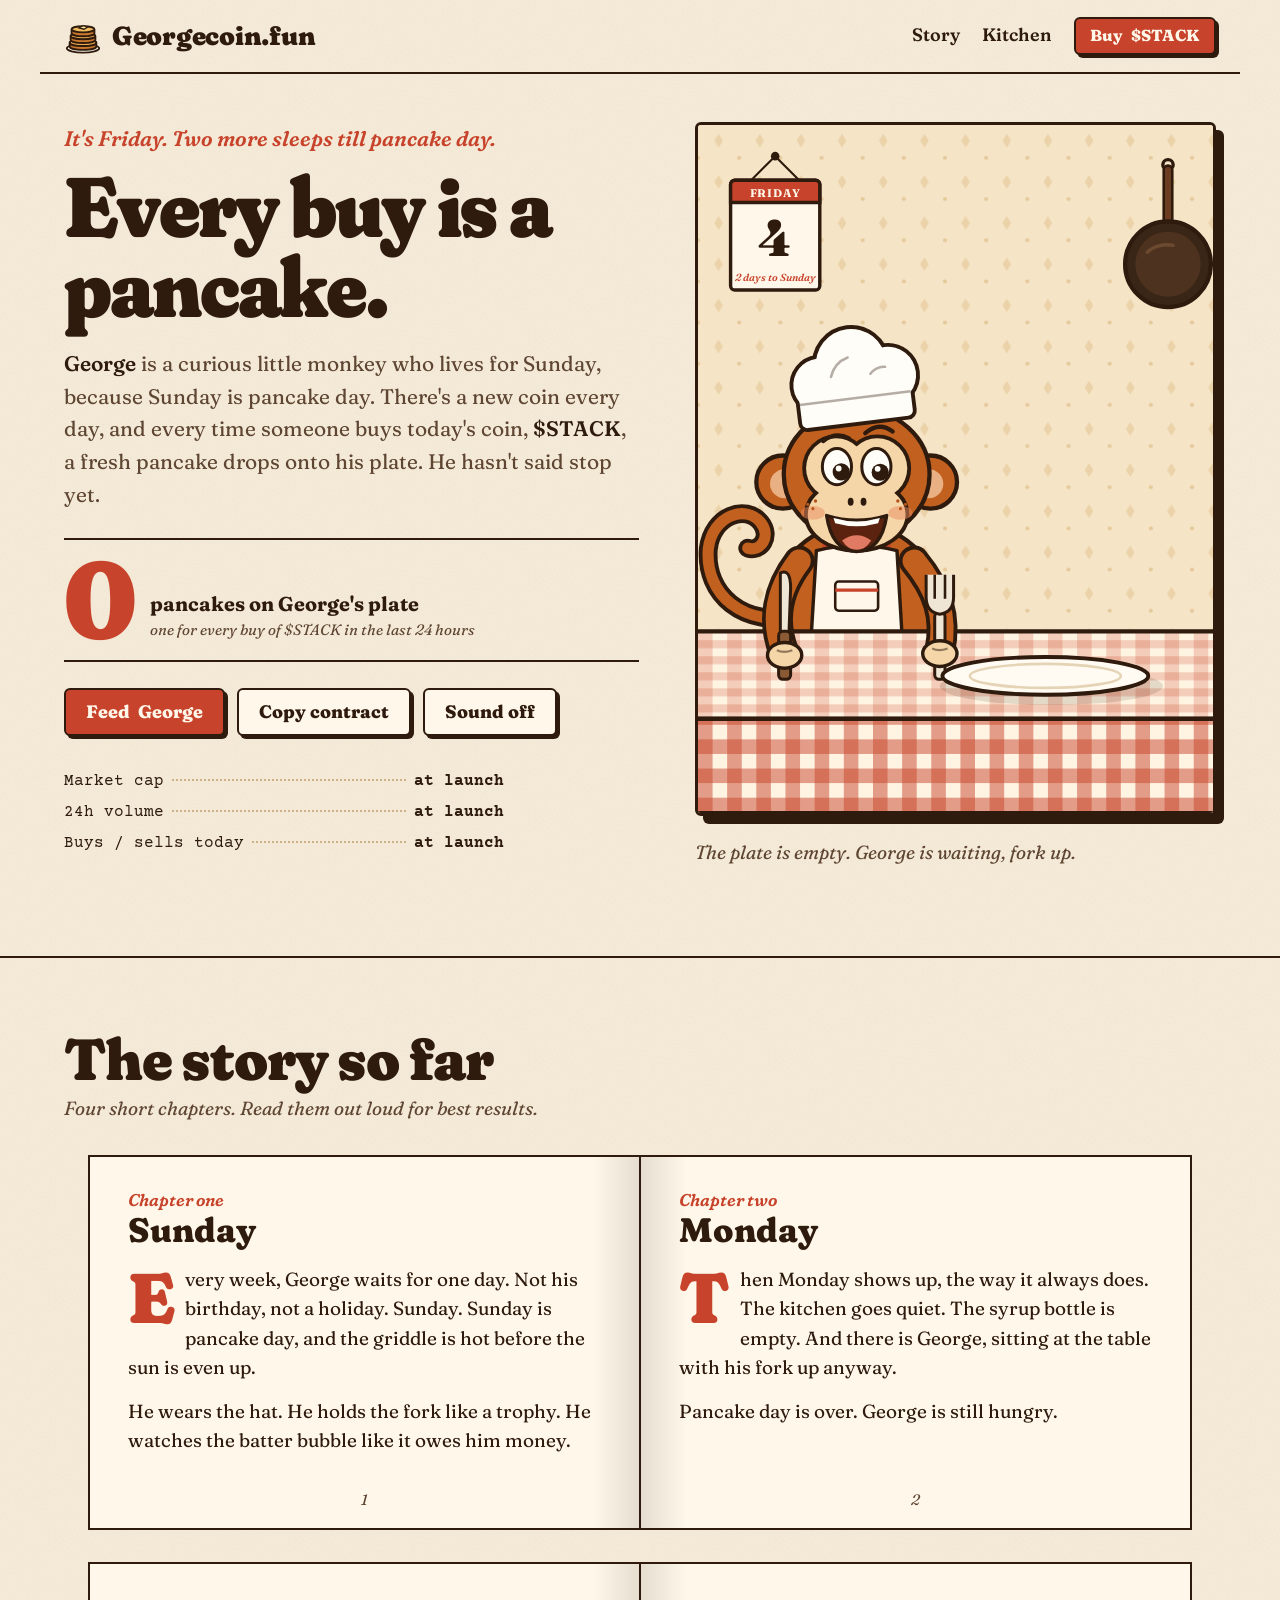
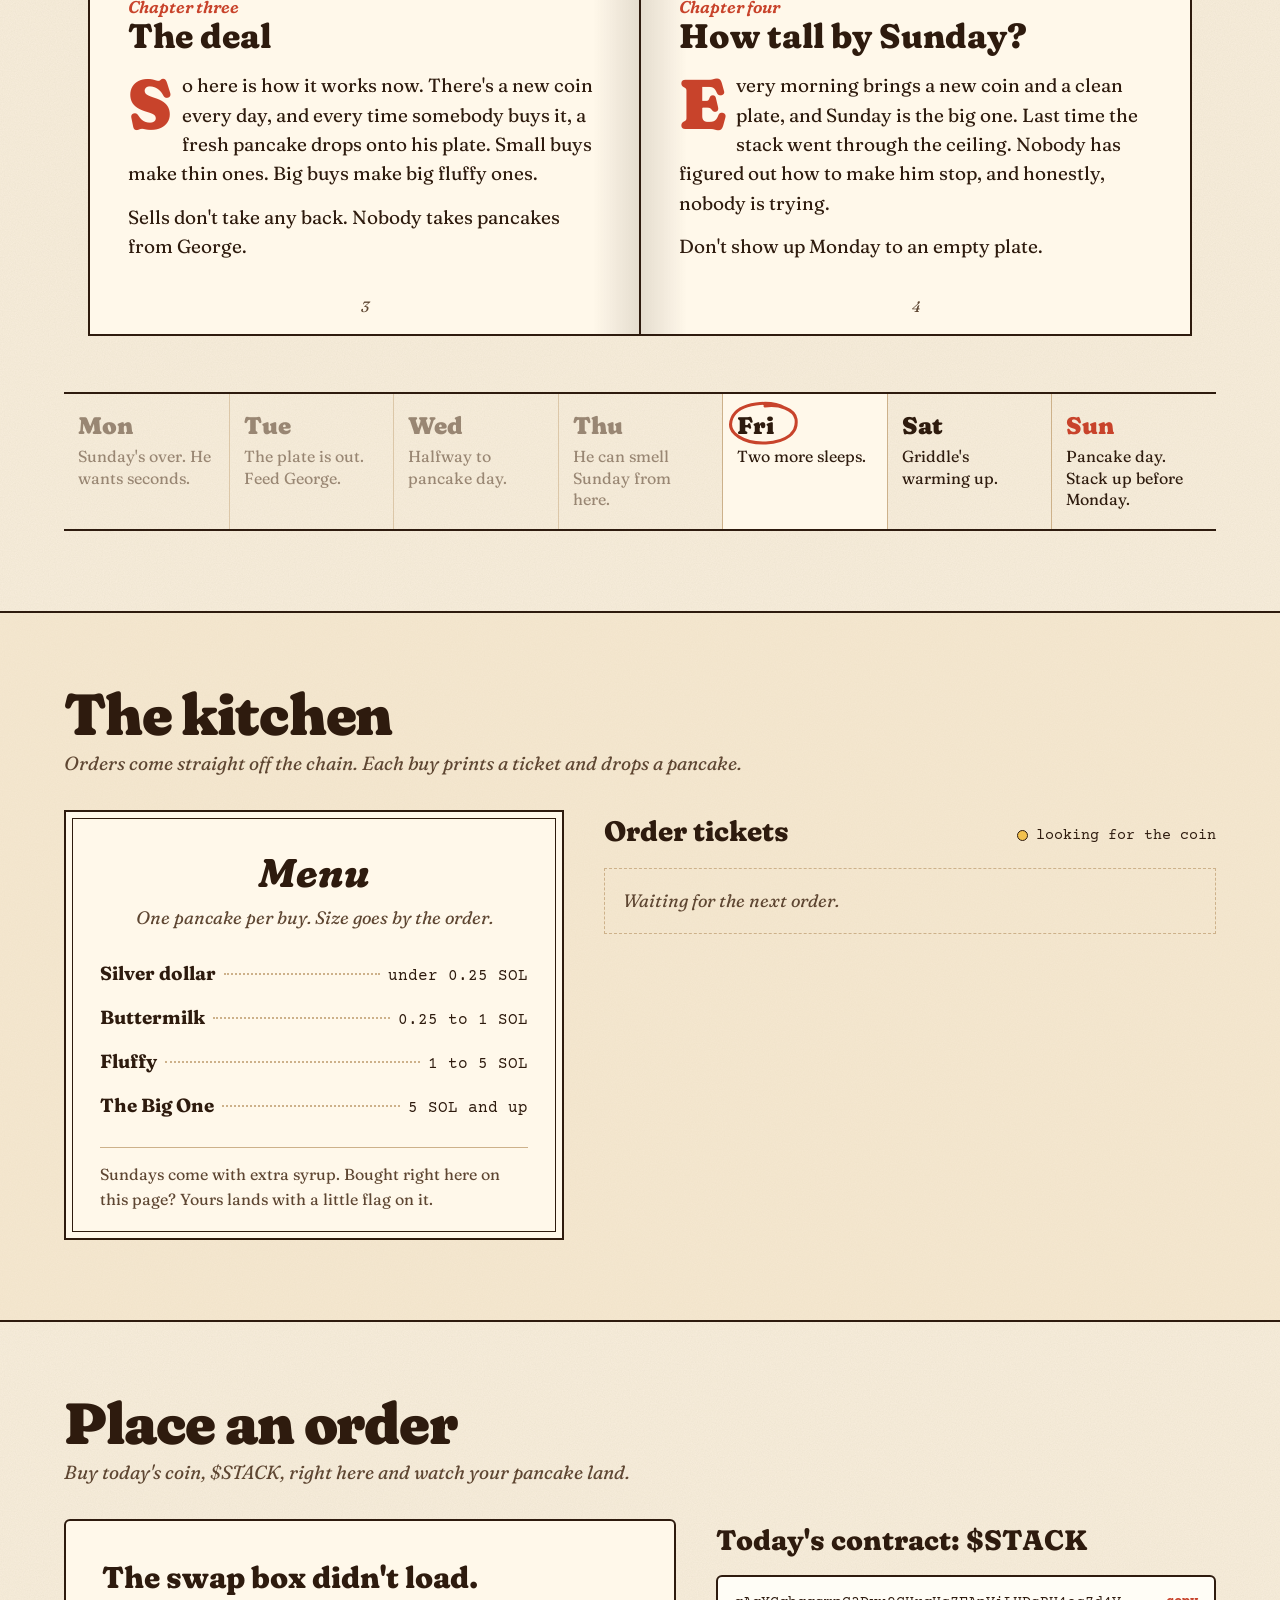
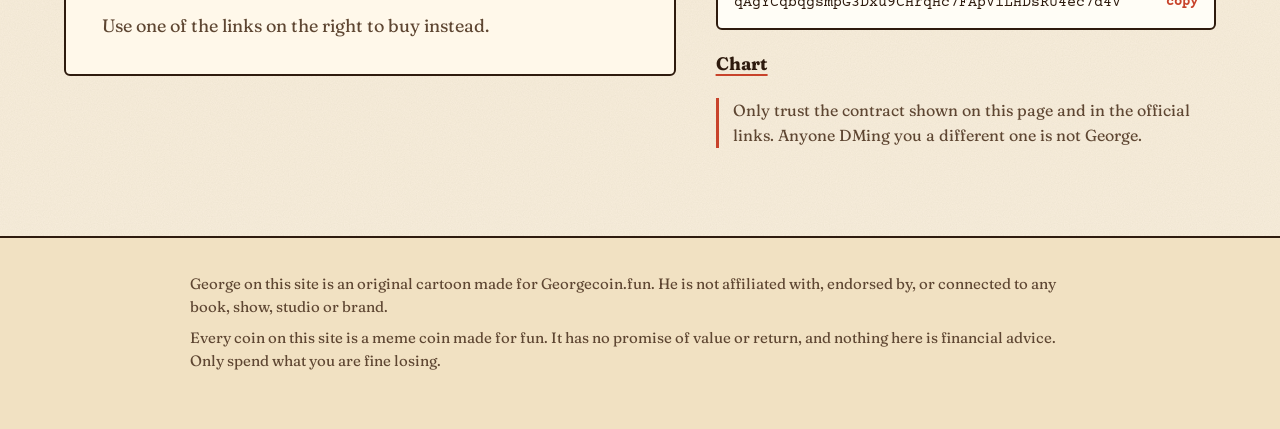
<file: index.html>
<!doctype html>
<html lang="en">
<head>
<meta charset="utf-8">
<meta name="viewport" content="width=device-width, initial-scale=1">
<title>Georgecoin.fun · Sunday is pancake day</title>
<meta name="description" content="A curious little monkey, a hot griddle, and a plate that never gets full. A new coin every day, and every buy drops another pancake on George's plate.">
<meta property="og:title" content="Georgecoin.fun · Sunday is pancake day">
<meta property="og:description" content="A new coin every day, and every buy drops another pancake on George's plate. Stack up before Monday.">
<meta property="og:image" content="https://georgecoin.fun/img/og.png">
<meta property="og:url" content="https://georgecoin.fun/">
<meta property="og:type" content="website">
<meta name="twitter:card" content="summary_large_image">
<meta name="twitter:image" content="https://georgecoin.fun/img/og.png">
<meta name="theme-color" content="#F8EEDC">
<link rel="icon" href="img/favicon.svg" type="image/svg+xml">
<link rel="preconnect" href="https://fonts.googleapis.com">
<link rel="preconnect" href="https://fonts.gstatic.com" crossorigin>
<link href="https://fonts.googleapis.com/css2?family=Courier+Prime:wght@400;700&family=Fraunces:ital,opsz,wght,SOFT,WONK@0,9..144,300..900,0..100,0..1;1,9..144,300..900,0..100,0..1&display=swap" rel="stylesheet">
<link rel="stylesheet" href="css/style.css">
</head>
<body>

<div class="sunday-bar" id="sundayBar" hidden>
  <p>It's Sunday. Pancake day is on. Every buy gets extra syrup.</p>
</div>

<header class="top">
  <a class="wordmark" href="#top" aria-label="Back to top">
    <svg viewBox="0 0 40 40" aria-hidden="true"><use href="#mini-stack"/></svg>
    <span data-site>Georgecoin.fun</span>
  </a>
  <nav>
    <a href="#story">Story</a>
    <a href="#kitchen">Kitchen</a>
    <a class="btn btn-small" href="#order">Buy <span data-ticker>$STACK</span></a>
  </nav>
</header>

<main id="top">

<section class="hero">
  <div class="hero-text">
    <p class="dayline" id="dayline">Sunday is pancake day.</p>
    <h1>Every buy is a pancake.</h1>
    <p class="lead"><span data-name>George</span> is a curious little monkey who lives for Sunday, because Sunday is pancake day. There's a new coin every day, and every time someone buys today's coin, <span data-ticker>$STACK</span>, a fresh pancake drops onto his plate. He hasn't said stop yet.</p>

    <div class="count">
      <span class="count-num" id="countNum">0</span>
      <span class="count-label">pancakes on <span data-name>George</span>'s plate<br><small id="countNote">one for every buy in the last 24 hours</small></span>
    </div>

    <div class="actions">
      <a class="btn" href="#order">Feed <span data-name>George</span></a>
      <button class="btn btn-quiet" id="copyCa" type="button">Copy contract</button>
      <button class="btn btn-quiet" id="soundBtn" type="button" aria-pressed="false">Sound off</button>
    </div>

    <dl class="receipt" id="receipt">
      <div><dt>Market cap</dt><dd id="statMcap">at launch</dd></div>
      <div><dt>24h volume</dt><dd id="statVol">at launch</dd></div>
      <div><dt>Buys / sells today</dt><dd id="statTx">at launch</dd></div>
    </dl>
  </div>

  <figure class="plate-frame">
    <div class="scene-wrap">
      <svg id="scene" viewBox="0 0 600 800" preserveAspectRatio="xMidYMax meet" role="img" aria-label="A cartoon monkey in a chef's hat at a kitchen table, waiting with a knife and fork while pancakes stack up on his plate">
        <defs>
          <pattern id="wallpaper" width="48" height="48" patternUnits="userSpaceOnUse">
            <rect width="48" height="48" fill="#F5E4C6"/>
            <path d="M24 8 l5 8 -5 8 -5 -8z" fill="#EBD2A9"/>
            <circle cx="0" cy="36" r="2.4" fill="#E6C99B"/>
            <circle cx="48" cy="36" r="2.4" fill="#E6C99B"/>
          </pattern>
          <pattern id="gingham" width="34" height="34" patternUnits="userSpaceOnUse">
            <rect width="34" height="34" fill="#FFF4E2"/>
            <rect width="17" height="34" fill="#C8432B" opacity=".5"/>
            <rect width="34" height="17" fill="#C8432B" opacity=".5"/>
          </pattern>
          <pattern id="ginghamSoft" width="34" height="34" patternUnits="userSpaceOnUse" patternTransform="scale(1 .55)">
            <rect width="34" height="34" fill="#FFF4E2"/>
            <rect width="17" height="34" fill="#C8432B" opacity=".22"/>
            <rect width="34" height="17" fill="#C8432B" opacity=".22"/>
          </pattern>
          <symbol id="mini-stack" viewBox="0 0 40 40">
            <ellipse cx="20" cy="33" rx="17" ry="4.5" fill="#FFFBF2" stroke="#2E1B0E" stroke-width="2"/>
            <path d="M6 27v4a14 3.6 0 0 0 28 0v-4" fill="#C9782D" stroke="#2E1B0E" stroke-width="2"/>
            <ellipse cx="20" cy="27" rx="14" ry="3.6" fill="#EBA94D" stroke="#2E1B0E" stroke-width="2"/>
            <path d="M7 20v4a13 3.4 0 0 0 26 0v-4" fill="#C9782D" stroke="#2E1B0E" stroke-width="2"/>
            <ellipse cx="20" cy="20" rx="13" ry="3.4" fill="#EBA94D" stroke="#2E1B0E" stroke-width="2"/>
            <path d="M8 13v4a12 3.2 0 0 0 24 0v-4" fill="#C9782D" stroke="#2E1B0E" stroke-width="2"/>
            <ellipse cx="20" cy="13" rx="12" ry="3.2" fill="#F2BC5E" stroke="#2E1B0E" stroke-width="2"/>
            <path d="M16 11.5l4-2.4 5 1.4-4 2.4z" fill="#FBE39A" stroke="#2E1B0E" stroke-width="1.4"/>
          </symbol>
        </defs>

        <!-- the room: wall, sky above the ceiling, things that show when the camera pulls back -->
        <g id="room">
          <rect x="-3000" y="-6000" width="6600" height="6800" fill="url(#wallpaper)"/>
          <g id="sky">
            <rect x="-3000" y="-6000" width="6600" height="5240" fill="#FBDDB4"/>
            <circle cx="860" cy="-1080" r="70" fill="#F6C24E" stroke="#2E1B0E" stroke-width="5"/>
            <g fill="#FFF7EA" stroke="#2E1B0E" stroke-width="5">
              <path d="M-260 -980a40 40 0 0 1 70-30a50 50 0 0 1 90 10a34 34 0 0 1 20 60h-170a34 34 0 0 1-10-40z"/>
              <path d="M560 -1220a34 34 0 0 1 60-26a44 44 0 0 1 80 8a30 30 0 0 1 16 52h-150a30 30 0 0 1-6-34z"/>
              <path d="M140 -900a26 26 0 0 1 46-20a34 34 0 0 1 60 6a22 22 0 0 1 12 40h-112a22 22 0 0 1-6-26z"/>
            </g>
          </g>
          <g id="beamWhole">
            <rect x="-3000" y="-760" width="6600" height="52" fill="#7A4A2A" stroke="#2E1B0E" stroke-width="5"/>
            <path d="M-3000 -730H3600" stroke="#5E3720" stroke-width="3"/>
          </g>
          <g id="beamBroken" hidden>
            <path d="M-3000 -760H292l14 12-10 10 16 9-12 9 8 12H-3000z" fill="#7A4A2A" stroke="#2E1B0E" stroke-width="5" stroke-linejoin="round"/>
            <path d="M3600 -760H520l-12 10 14 10-16 10 10 8-8 14H3600z" fill="#7A4A2A" stroke="#2E1B0E" stroke-width="5" stroke-linejoin="round"/>
            <g fill="#7A4A2A" stroke="#2E1B0E" stroke-width="4" stroke-linejoin="round">
              <path d="M268 -690l16 4-6 14-14-6z"/>
              <path d="M540 -680l14-2 2 14-14 2z"/>
              <path d="M250 -630l10 2-3 10-10-3z"/>
              <path d="M560 -610l9 3-3 9-9-3z"/>
            </g>
          </g>
          <rect x="-3000" y="760" width="6600" height="40" fill="#A8683A" stroke="#2E1B0E" stroke-width="4"/>

          <!-- tear-off calendar -->
          <g id="calendar">
            <path d="M90 34L60 64M90 34l30 30" stroke="#2E1B0E" stroke-width="2.5" fill="none"/>
            <circle cx="90" cy="34" r="5" fill="#2E1B0E"/>
            <rect x="38" y="62" width="104" height="128" rx="5" fill="#FFF8EA" stroke="#2E1B0E" stroke-width="4"/>
            <path d="M38 67a5 5 0 0 1 5-5h94a5 5 0 0 1 5 5v21H38z" fill="#C8432B" stroke="#2E1B0E" stroke-width="4"/>
            <text id="calDay" x="90" y="82" text-anchor="middle" class="cal-day">SUNDAY</text>
            <text id="calDate" x="90" y="150" text-anchor="middle" class="cal-date">5</text>
            <ellipse id="calRing" cx="90" cy="135" rx="34" ry="28" fill="none" stroke="#C8432B" stroke-width="4" transform="rotate(-8 90 135)" hidden/>
            <text id="calNote" x="90" y="180" text-anchor="middle" class="cal-note">days to Sunday</text>
          </g>

          <!-- griddle on a hook -->
          <g id="pan">
            <circle cx="548" cy="44" r="6" fill="none" stroke="#2E1B0E" stroke-width="4"/>
            <path d="M548 50v58" stroke="#2E1B0E" stroke-width="13" stroke-linecap="round"/>
            <path d="M548 50v58" stroke="#6B3E22" stroke-width="7" stroke-linecap="round"/>
            <circle cx="548" cy="160" r="50" fill="#3A2616" stroke="#2E1B0E" stroke-width="5"/>
            <circle cx="548" cy="160" r="38" fill="#4D331F"/>
            <path d="M524 146a28 20 0 0 1 30-8" stroke="#6B4A30" stroke-width="4" fill="none" stroke-linecap="round"/>
          </g>

          <!-- far wall: only seen when the stack gets tall -->
          <g id="farLeft">
            <rect x="-470" y="150" width="230" height="290" rx="6" fill="#FFF4E2" stroke="#2E1B0E" stroke-width="6"/>
            <rect x="-450" y="170" width="190" height="250" fill="#F7D9A8"/>
            <circle cx="-355" cy="290" r="62" fill="#FFFBF2" stroke="#2E1B0E" stroke-width="5"/>
            <ellipse cx="-355" cy="296" rx="44" ry="9" fill="#C9782D" stroke="#2E1B0E" stroke-width="4"/>
            <ellipse cx="-355" cy="284" rx="40" ry="9" fill="#EBA94D" stroke="#2E1B0E" stroke-width="4"/>
            <ellipse cx="-355" cy="272" rx="36" ry="8" fill="#F2BC5E" stroke="#2E1B0E" stroke-width="4"/>
          </g>
          <g id="farRight">
            <rect x="700" y="90" width="230" height="320" fill="#FBE7C6" stroke="#2E1B0E" stroke-width="7"/>
            <path d="M815 90v320M700 250h230" stroke="#2E1B0E" stroke-width="6"/>
            <path d="M690 80h250" stroke="#2E1B0E" stroke-width="8" stroke-linecap="round"/>
            <path d="M694 84c30 120 10 220 40 330h-40z" fill="#C8432B" stroke="#2E1B0E" stroke-width="5" stroke-linejoin="round"/>
            <path d="M936 84c-30 120-10 220-40 330h40z" fill="#C8432B" stroke="#2E1B0E" stroke-width="5" stroke-linejoin="round"/>
          </g>
        </g>

        <!-- tail sits behind everything else on the monkey -->
        <g id="tail">
          <path d="M118 570C52 584 8 545 12 492c5-40 44-52 61-31c13 16 0 35-15 30" fill="none" stroke="#2E1B0E" stroke-width="22" stroke-linecap="round"/>
          <path d="M118 570C52 584 8 545 12 492c5-40 44-52 61-31c13 16 0 35-15 30" fill="none" stroke="#C2611F" stroke-width="13" stroke-linecap="round"/>
        </g>

        <!-- monkey, the part behind the table -->
        <g id="monkeyBack">
          <ellipse cx="185" cy="548" rx="94" ry="84" fill="#C2611F" stroke="#2E1B0E" stroke-width="5"/>
          <path d="M150 494c-4-14 0-26 6-34M220 494c4-14 0-26-6-34" stroke="#C8432B" stroke-width="7" fill="none" stroke-linecap="round"/>
          <path d="M138 494q47-12 94 0l6 100H132z" fill="#FFF8EA" stroke="#2E1B0E" stroke-width="4" stroke-linejoin="round"/>
          <rect x="160" y="530" width="50" height="34" rx="4" fill="#FFF8EA" stroke="#2E1B0E" stroke-width="3"/>
          <path d="M160 540h50" stroke="#C8432B" stroke-width="4"/>

          <circle cx="99" cy="414" r="31" fill="#C2611F" stroke="#2E1B0E" stroke-width="5"/>
          <circle cx="101" cy="416" r="17" fill="#E9B183"/>
          <circle cx="271" cy="414" r="31" fill="#C2611F" stroke="#2E1B0E" stroke-width="5"/>
          <circle cx="269" cy="416" r="17" fill="#E9B183"/>

          <ellipse cx="185" cy="405" rx="85" ry="77" fill="#C2611F" stroke="#2E1B0E" stroke-width="5"/>

          <g fill="#2E1B0E" stroke="#2E1B0E" stroke-width="9">
            <circle cx="161" cy="398" r="35"/>
            <circle cx="209" cy="398" r="35"/>
            <ellipse cx="185" cy="452" rx="57" ry="40"/>
          </g>
          <g fill="#F5D6A8">
            <circle cx="161" cy="398" r="35"/>
            <circle cx="209" cy="398" r="35"/>
            <ellipse cx="185" cy="452" rx="57" ry="40"/>
          </g>

          <ellipse cx="134" cy="450" rx="14" ry="8" fill="#E98B5E" opacity=".5"/>
          <ellipse cx="236" cy="450" rx="14" ry="8" fill="#E98B5E" opacity=".5"/>
          <g fill="#B5541B">
            <circle cx="128" cy="440" r="2"/><circle cx="137" cy="436" r="2"/><circle cx="134" cy="445" r="1.8"/>
            <circle cx="242" cy="440" r="2"/><circle cx="233" cy="436" r="2"/><circle cx="236" cy="445" r="1.8"/>
          </g>

          <g id="eyes">
            <ellipse cx="162" cy="396" rx="17" ry="21" fill="#FFFDF8" stroke="#2E1B0E" stroke-width="3.5"/>
            <ellipse cx="208" cy="396" rx="17" ry="21" fill="#FFFDF8" stroke="#2E1B0E" stroke-width="3.5"/>
            <g id="pupilL" class="pupil"><circle cx="162" cy="398" r="10" fill="#2E1B0E"/><circle cx="159" cy="394" r="3.4" fill="#FFFDF8"/></g>
            <g id="pupilR" class="pupil"><circle cx="208" cy="398" r="10" fill="#2E1B0E"/><circle cx="205" cy="394" r="3.4" fill="#FFFDF8"/></g>
          </g>
          <g id="brows" fill="none" stroke="#2E1B0E" stroke-width="5" stroke-linecap="round">
            <path d="M146 366q15-11 30-3"/>
            <path d="M195 357q16-14 32-2"/>
          </g>

          <ellipse cx="178" cy="437" rx="3.4" ry="4.6" fill="#2E1B0E"/>
          <ellipse cx="193" cy="437" rx="3.4" ry="4.6" fill="#2E1B0E"/>
          <path d="M150 453q35 11 70 0q-6 41-35 42q-29-1-35-42z" fill="#5B2210" stroke="#2E1B0E" stroke-width="4" stroke-linejoin="round"/>
          <path d="M158 456q27 8 54 0l-2 6q-25 7-50 0z" fill="#FFFDF8"/>
          <path d="M168 482q17-12 34 0q-7 11-17 11t-17-11z" fill="#E07A63"/>

          <g id="hat">
            <g fill="#2E1B0E" stroke="#2E1B0E" stroke-width="9" transform="rotate(-7 185 330)">
              <circle cx="146" cy="296" r="31"/>
              <circle cx="185" cy="276" r="41"/>
              <circle cx="226" cy="294" r="33"/>
              <rect x="120" y="300" width="130" height="44" rx="6"/>
            </g>
            <g fill="#FFFDF8" transform="rotate(-7 185 330)">
              <circle cx="146" cy="296" r="31"/>
              <circle cx="185" cy="276" r="41"/>
              <circle cx="226" cy="294" r="33"/>
              <rect x="120" y="300" width="130" height="44" rx="6"/>
              <path d="M120 316h130" stroke="#2E1B0E" stroke-width="3" opacity=".35"/>
              <path d="M160 288q6-16 22-20M206 290q8-8 18-6" stroke="#2E1B0E" stroke-width="3" fill="none" stroke-linecap="round" opacity=".35"/>
            </g>
          </g>
        </g>

        <!-- table -->
        <g id="table">
          <path d="M-140 588H740L780 690H-180z" fill="url(#ginghamSoft)" stroke="#2E1B0E" stroke-width="5" stroke-linejoin="round"/>
          <path d="M-180 690H780V800H-180z" fill="url(#gingham)" stroke="#2E1B0E" stroke-width="5"/>
          <path d="M-180 690H780" stroke="#2E1B0E" stroke-width="5"/>
        </g>

        <!-- arms, hands, knife and fork, in front of the table -->
        <g id="monkeyFront">
          <path d="M118 506C92 540 86 576 100 612" fill="none" stroke="#2E1B0E" stroke-width="36" stroke-linecap="round"/>
          <path d="M118 506C92 540 86 576 100 612" fill="none" stroke="#C2611F" stroke-width="27" stroke-linecap="round"/>
          <path d="M252 506C280 540 290 572 282 610" fill="none" stroke="#2E1B0E" stroke-width="36" stroke-linecap="round"/>
          <path d="M252 506C280 540 290 572 282 610" fill="none" stroke="#C2611F" stroke-width="27" stroke-linecap="round"/>

          <g id="knife">
            <path d="M96 592V520q12-6 12 18l-2 54z" fill="#EFE6D6" stroke="#2E1B0E" stroke-width="3.5" stroke-linejoin="round"/>
            <rect x="94" y="588" width="14" height="56" rx="5" fill="#8A5A35" stroke="#2E1B0E" stroke-width="3.5"/>
          </g>
          <g id="fork">
            <rect x="276" y="566" width="12" height="78" rx="5" fill="#EFE6D6" stroke="#2E1B0E" stroke-width="3.5"/>
            <path d="M266 522v26q0 18 16 20q16-2 16-20v-26" fill="#EFE6D6" stroke="#2E1B0E" stroke-width="3.5" stroke-linejoin="round"/>
            <path d="M276 522v28M288 522v28" stroke="#2E1B0E" stroke-width="3"/>
          </g>

          <ellipse cx="101" cy="616" rx="20" ry="15" fill="#F5D6A8" stroke="#2E1B0E" stroke-width="4"/>
          <path d="M92 610q8 4 18 0" stroke="#2E1B0E" stroke-width="2.5" fill="none" opacity=".5"/>
          <ellipse cx="282" cy="614" rx="20" ry="15" fill="#F5D6A8" stroke="#2E1B0E" stroke-width="4"/>
          <path d="M273 608q8 4 18 0" stroke="#2E1B0E" stroke-width="2.5" fill="none" opacity=".5"/>
        </g>

        <!-- plate -->
        <g id="plate">
          <ellipse cx="412" cy="652" rx="130" ry="22" fill="#2E1B0E" opacity=".13"/>
          <ellipse cx="405" cy="640" rx="120" ry="22" fill="#FFFBF2" stroke="#2E1B0E" stroke-width="4.5"/>
          <ellipse cx="405" cy="640" rx="88" ry="14" fill="none" stroke="#E5D3B5" stroke-width="3"/>
        </g>

        <g id="stack"></g>
        <g id="toppings"></g>
        <g id="fx"></g>
      </svg>
    </div>
    <figcaption id="caption">The plate is empty. <span data-name>George</span> is waiting, fork up.</figcaption>
  </figure>
</section>

<section class="story" id="story">
  <header class="section-head">
    <h2>The story so far</h2>
    <p>Four short chapters. Read them out loud for best results.</p>
  </header>

  <div class="book">
    <article class="page">
      <h3><span class="ch">Chapter one</span>Sunday</h3>
      <p class="dropcap">Every week, <span data-name>George</span> waits for one day. Not his birthday, not a holiday. Sunday. Sunday is pancake day, and the griddle is hot before the sun is even up.</p>
      <p>He wears the hat. He holds the fork like a trophy. He watches the batter bubble like it owes him money.</p>
      <span class="folio">1</span>
    </article>

    <article class="page">
      <h3><span class="ch">Chapter two</span>Monday</h3>
      <p class="dropcap">Then Monday shows up, the way it always does. The kitchen goes quiet. The syrup bottle is empty. And there is <span data-name>George</span>, sitting at the table with his fork up anyway.</p>
      <p>Pancake day is over. <span data-name>George</span> is still hungry.</p>
      <span class="folio">2</span>
    </article>

    <article class="page">
      <h3><span class="ch">Chapter three</span>The deal</h3>
      <p class="dropcap">So here is how it works now. There's a new coin every day, and every time somebody buys it, a fresh pancake drops onto his plate. Small buys make thin ones. Big buys make big fluffy ones.</p>
      <p>Sells don't take any back. Nobody takes pancakes from <span data-name>George</span>.</p>
      <span class="folio">3</span>
    </article>

    <article class="page">
      <h3><span class="ch">Chapter four</span>How tall by Sunday?</h3>
      <p class="dropcap">Every morning brings a new coin and a clean plate, and Sunday is the big one. Last time the stack went through the ceiling. Nobody has figured out how to make him stop, and honestly, nobody is trying.</p>
      <p>Don't show up Monday to an empty plate.</p>
      <span class="folio">4</span>
    </article>
  </div>

  <ol class="week" id="week" aria-label="This week in the kitchen">
    <li data-day="1"><b>Mon</b><i class="wk-ticker"></i><span>Sunday's over. He wants seconds.</span></li>
    <li data-day="2"><b>Tue</b><i class="wk-ticker"></i><span>The plate is out. Feed <span data-name>George</span>.</span></li>
    <li data-day="3"><b>Wed</b><i class="wk-ticker"></i><span>Halfway to pancake day.</span></li>
    <li data-day="4"><b>Thu</b><i class="wk-ticker"></i><span>He can smell Sunday from here.</span></li>
    <li data-day="5"><b>Fri</b><i class="wk-ticker"></i><span>Two more sleeps.</span></li>
    <li data-day="6"><b>Sat</b><i class="wk-ticker"></i><span>Griddle's warming up.</span></li>
    <li data-day="0"><b>Sun</b><i class="wk-ticker"></i><span>Pancake day. Stack up before Monday.</span></li>
  </ol>
</section>

<section class="kitchen" id="kitchen">
  <header class="section-head">
    <h2>The kitchen</h2>
    <p>Orders come straight off the chain. Each buy prints a ticket and drops a pancake.</p>
  </header>

  <div class="kitchen-grid">
    <div class="menu">
      <h3>Menu</h3>
      <p class="menu-sub">One pancake per buy. Size goes by the order.</p>
      <ul class="menu-list">
        <li><span>Silver dollar</span><i></i><span>under 0.25 SOL</span></li>
        <li><span>Buttermilk</span><i></i><span>0.25 to 1 SOL</span></li>
        <li><span>Fluffy</span><i></i><span>1 to 5 SOL</span></li>
        <li><span>The Big One</span><i></i><span>5 SOL and up</span></li>
      </ul>
      <p class="menu-note">Sundays come with extra syrup. Bought right here on this page? Yours lands with a little flag on it.</p>
    </div>

    <div class="tickets">
      <div class="tickets-head">
        <h3>Order tickets</h3>
        <span class="live" id="liveState">connecting</span>
      </div>
      <ol class="ticket-list" id="tickets">
        <li class="ticket-empty">Waiting for the next order.</li>
      </ol>
    </div>
  </div>
</section>

<section class="order" id="order">
  <header class="section-head">
    <h2>Place an order</h2>
    <p>Buy today's coin, <span data-ticker>$STACK</span>, right here and watch your pancake land.</p>
  </header>

  <div class="order-grid">
    <div class="swap" id="swap">
      <div class="swap-off" id="swapOff">
        <p class="swap-off-big">The kitchen opens at launch.</p>
        <p>Once the contract is live, a swap box shows up right here. Until then, the pancakes on the plate are pretend ones so you can see how it works.</p>
      </div>
      <div id="jupiter-plugin" class="jup" hidden></div>
    </div>

    <div class="contract">
      <h3>Today's contract: <span data-ticker>$STACK</span></h3>
      <button class="ca" id="caBox" type="button" title="Copy contract">
        <code id="caText">Posted here at launch</code>
        <span id="caHint">copy</span>
      </button>
      <ul class="links" id="links"></ul>
      <p class="fineprint">Only trust the contract shown on this page and in the official links. Anyone DMing you a different one is not George.</p>
    </div>
  </div>
</section>

</main>

<footer class="foot">
  <p><span data-name>George</span> on this site is an original cartoon made for <span data-site>Georgecoin.fun</span>. He is not affiliated with, endorsed by, or connected to any book, show, studio or brand.</p>
  <p>Every coin on this site is a meme coin made for fun. It has no promise of value or return, and nothing here is financial advice. Only spend what you are fine losing.</p>
  <p class="demo-note" id="demoNote" hidden>Demo kitchen: the coin is not live yet, so the orders on this page are pretend.</p>
</footer>

<div class="toast" id="toast" role="status" aria-live="polite"></div>

<script src="js/config.js"></script>
<script src="js/shared.js"></script>
<script src="js/scene.js"></script>
<script src="js/app.js"></script>
</body>
</html>
</file>
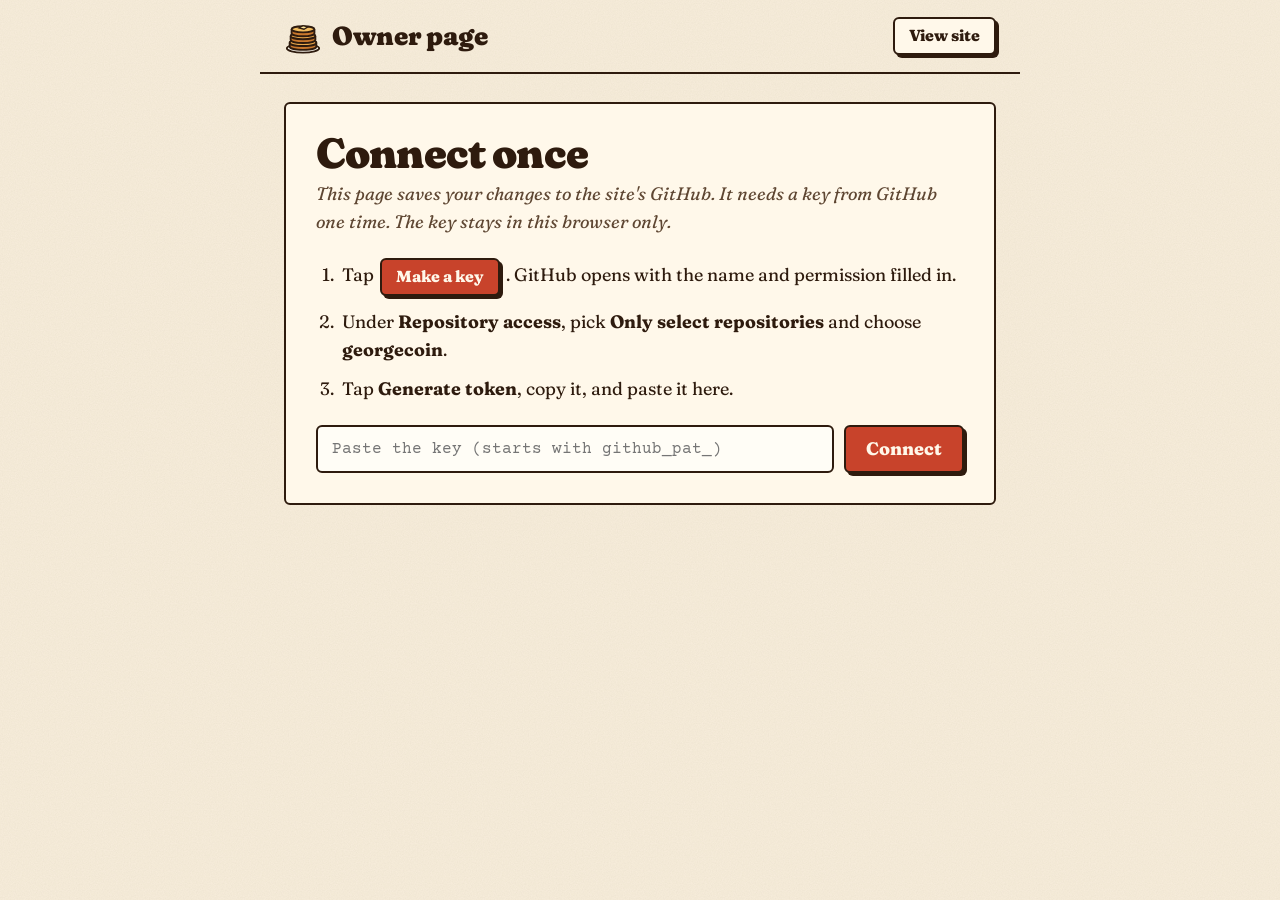
<file: admin/index.html>
<!doctype html>
<html lang="en">
<head>
<meta charset="utf-8">
<meta name="viewport" content="width=device-width, initial-scale=1">
<meta name="robots" content="noindex, nofollow">
<title>Owner page · Georgecoin.fun</title>
<meta name="theme-color" content="#F8EEDC">
<link rel="icon" href="../img/favicon.svg" type="image/svg+xml">
<link rel="preconnect" href="https://fonts.googleapis.com">
<link rel="preconnect" href="https://fonts.gstatic.com" crossorigin>
<link href="https://fonts.googleapis.com/css2?family=Courier+Prime:wght@400;700&family=Fraunces:ital,opsz,wght,SOFT,WONK@0,9..144,300..900,0..100,0..1;1,9..144,300..900,0..100,0..1&display=swap" rel="stylesheet">
<link rel="stylesheet" href="../css/style.css">
<link rel="stylesheet" href="admin.css">
</head>
<body>

<header class="top">
  <a class="wordmark" href="../" aria-label="Open the site">
    <img src="../img/favicon.svg" alt="" width="38" height="38">
    <span>Owner page</span>
  </a>
  <nav>
    <a class="btn btn-small btn-quiet" href="../" target="_blank" rel="noopener">View site</a>
  </nav>
</header>

<main class="admin">

  <!-- first time: connect a GitHub key -->
  <section class="sheet" id="connect" hidden>
    <h1>Connect once</h1>
    <p class="sub">This page saves your changes to the site's GitHub. It needs a key from GitHub one time. The key stays in this browser only.</p>
    <ol class="steps">
      <li>Tap <a class="btn btn-small" id="makeKey" href="#" target="_blank" rel="noopener">Make a key</a>. GitHub opens with the name and permission filled in.</li>
      <li>Under <b>Repository access</b>, pick <b>Only select repositories</b> and choose <b>georgecoin</b>.</li>
      <li>Tap <b>Generate token</b>, copy it, and paste it here.</li>
    </ol>
    <form id="connectForm" class="row">
      <input id="tokenInput" type="password" autocomplete="off" spellcheck="false" placeholder="Paste the key (starts with github_pat_)" aria-label="GitHub key">
      <button class="btn" type="submit">Connect</button>
    </form>
    <p class="msg" id="connectMsg" role="status"></p>
  </section>

  <!-- daily coin -->
  <section class="sheet" id="editor" hidden>
    <div class="now" id="nowLine">Loading...</div>

    <h1 id="formTitle">Today's coin</h1>
    <p class="sub" id="formDate"></p>

    <form id="coinForm" autocomplete="off">
      <label class="field">
        <span>Contract</span>
        <div class="row">
          <input id="caInput" spellcheck="false" placeholder="Paste the mint address" inputmode="text">
          <button class="btn btn-quiet" id="pasteBtn" type="button">Paste</button>
        </div>
      </label>
      <p class="found" id="found" aria-live="polite"></p>

      <label class="field">
        <span>Ticker</span>
        <div class="ticker-wrap"><b>$</b><input id="tickerInput" spellcheck="false" placeholder="fills in from the contract" maxlength="20"></div>
      </label>

      <div class="field">
        <span>Day</span>
        <div class="days">
          <button type="button" class="day-btn" data-offset="0">Today</button>
          <button type="button" class="day-btn" data-offset="1">Tomorrow</button>
          <input id="dateInput" type="date" aria-label="Pick a day">
        </div>
      </div>

      <button class="btn btn-big" id="saveBtn" type="submit">Put it on the plate</button>
      <p class="msg" id="saveMsg" role="status"></p>
    </form>
  </section>

  <section class="sheet" id="listSheet" hidden>
    <h2>Coins</h2>
    <p class="sub">Tap a coin to change it. The site always shows the newest one that has a contract.</p>
    <ul class="coins" id="coins"></ul>
  </section>

  <section class="sheet" id="linksSheet" hidden>
    <h2>Links</h2>
    <p class="sub">Shown under the contract on the site. Leave empty to hide.</p>
    <form id="linksForm">
      <label class="field"><span>X</span><input id="xInput" spellcheck="false" placeholder="https://x.com/..."></label>
      <label class="field"><span>Telegram</span><input id="tgInput" spellcheck="false" placeholder="https://t.me/..."></label>
      <button class="btn" type="submit">Save links</button>
      <p class="msg" id="linksMsg" role="status"></p>
    </form>
  </section>

  <p class="who" id="who" hidden></p>
</main>

<script src="../js/config.js"></script>
<script src="../js/shared.js"></script>
<script src="admin.js"></script>
</body>
</html>
</file>
<file: css/style.css>
:root {
  --paper: #F8EEDC;
  --paper-2: #F1E1C2;
  --cream: #FFF8EA;
  --ink: #2E1B0E;
  --ink-soft: #5E4632;
  --rule: #CDB18A;
  --tomato: #C8432B;
  --tomato-dark: #9E3220;
  --butter: #F2C14E;
  --syrup: #8B4513;
  --leaf: #5E8A3A;

  --serif: "Fraunces", "Iowan Old Style", Charter, Georgia, serif;
  --mono: "Courier Prime", "Courier New", monospace;

  /* Jupiter swap box colors (r, g, b): a dark griddle panel, butter buttons */
  --jupiter-plugin-primary: 242, 193, 78;
  --jupiter-plugin-background: 46, 27, 14;
  --jupiter-plugin-primaryText: 255, 248, 234;
  --jupiter-plugin-warning: 232, 140, 60;
  --jupiter-plugin-interactive: 92, 62, 38;
  --jupiter-plugin-module: 64, 41, 24;
}

* { box-sizing: border-box; }

html { scroll-behavior: smooth; }

body {
  margin: 0;
  background-color: var(--paper);
  background-image: url("data:image/svg+xml,%3Csvg xmlns='http://www.w3.org/2000/svg' width='240' height='240'%3E%3Cfilter id='n'%3E%3CfeTurbulence type='fractalNoise' baseFrequency='.85' numOctaves='2' stitchTiles='stitch'/%3E%3CfeColorMatrix values='0 0 0 0 .18 0 0 0 0 .11 0 0 0 0 .05 0 0 0 .07 0'/%3E%3C/filter%3E%3Crect width='240' height='240' filter='url(%23n)'/%3E%3C/svg%3E");
  color: var(--ink);
  font-family: var(--serif);
  font-size: 18px;
  line-height: 1.55;
  font-variation-settings: "SOFT" 50, "WONK" 0;
  -webkit-font-smoothing: antialiased;
}

::selection { background: var(--butter); color: var(--ink); }

a { color: inherit; }

:focus-visible { outline: 3px solid var(--tomato); outline-offset: 3px; }

img, svg { max-width: 100%; }

[hidden] { display: none !important; }

/* ---------- top ---------- */

.sunday-bar {
  background: var(--tomato);
  color: var(--cream);
  text-align: center;
  border-bottom: 3px solid var(--ink);
}
.sunday-bar p { margin: 0; padding: 9px 16px; font-weight: 700; font-style: italic; }

.top {
  display: flex;
  align-items: center;
  justify-content: space-between;
  gap: 16px;
  max-width: 1200px;
  margin: 0 auto;
  padding: 16px 24px;
  border-bottom: 2px solid var(--ink);
}

.wordmark {
  display: inline-flex;
  align-items: center;
  gap: 10px;
  text-decoration: none;
  font-size: 26px;
  font-weight: 900;
  letter-spacing: -0.01em;
  font-variation-settings: "SOFT" 100, "WONK" 1;
}
.wordmark svg { width: 38px; height: 38px; }

.top nav { display: flex; align-items: center; gap: 22px; }
.top nav a:not(.btn) {
  text-decoration: none;
  font-weight: 600;
  border-bottom: 2px solid transparent;
}
.top nav a:not(.btn):hover { border-bottom-color: var(--tomato); }

/* ---------- buttons ---------- */

.btn {
  display: inline-flex;
  align-items: center;
  justify-content: center;
  gap: 8px;
  padding: 12px 20px;
  border: 2.5px solid var(--ink);
  border-radius: 6px;
  background: var(--tomato);
  color: var(--cream);
  font: inherit;
  font-weight: 800;
  font-size: 18px;
  line-height: 1.1;
  text-decoration: none;
  cursor: pointer;
  box-shadow: 3px 3px 0 var(--ink);
  transition: transform .08s ease, box-shadow .08s ease, background-color .15s ease;
}
.btn:hover { transform: translate(-1px, -1px); box-shadow: 4px 4px 0 var(--ink); background: var(--tomato-dark); }
.btn:active { transform: translate(2px, 2px); box-shadow: 1px 1px 0 var(--ink); }
.btn-quiet { background: var(--cream); color: var(--ink); }
.btn-quiet:hover { background: var(--paper-2); }
.btn-small { padding: 8px 14px; font-size: 16px; }

/* ---------- hero ---------- */

.hero {
  display: grid;
  grid-template-columns: minmax(0, 1.05fr) minmax(0, .95fr);
  gap: 56px;
  align-items: start;
  max-width: 1200px;
  margin: 0 auto;
  padding: 48px 24px 72px;
}

.dayline {
  margin: 0 0 12px;
  color: var(--tomato);
  font-style: italic;
  font-weight: 600;
  font-size: 21px;
}

h1, h2, h3 { font-variation-settings: "SOFT" 100, "WONK" 1; }

h1 {
  margin: 0 0 20px;
  font-size: clamp(46px, 6.6vw, 92px);
  line-height: .95;
  font-weight: 900;
  letter-spacing: -0.025em;
}

.lead { margin: 0 0 28px; font-size: 21px; max-width: 32em; color: var(--ink-soft); }
.lead span { color: var(--ink); font-weight: 600; }

.count {
  display: flex;
  align-items: flex-end;
  gap: 16px;
  margin: 0 0 26px;
  padding: 14px 0 16px;
  border-top: 2px solid var(--ink);
  border-bottom: 2px solid var(--ink);
}
.count-num {
  font-size: clamp(64px, 8.6vw, 116px);
  line-height: .82;
  font-weight: 900;
  color: var(--tomato);
  font-variant-numeric: tabular-nums lining-nums;
  font-variation-settings: "SOFT" 100, "WONK" 1;
  letter-spacing: -0.03em;
}
.count-num.bump { animation: bump .35s ease; }
@keyframes bump { 40% { transform: translateY(-6px) scale(1.04); } }
.count-label { font-size: 20px; font-weight: 700; line-height: 1.2; padding-bottom: 4px; }
.count-label small { font-size: 15px; font-weight: 400; font-style: italic; color: var(--ink-soft); }

.actions { display: flex; flex-wrap: wrap; gap: 12px; margin-bottom: 30px; }

.receipt {
  margin: 0;
  max-width: 440px;
  font-family: var(--mono);
  font-size: 16px;
}
.receipt div { display: flex; align-items: baseline; padding: 3px 0; }
.receipt dt { display: flex; flex: 1; align-items: baseline; }
.receipt dt::after {
  content: "";
  flex: 1;
  margin: 0 8px;
  border-bottom: 2px dotted var(--rule);
  transform: translateY(-4px);
}
.receipt dd { margin: 0; font-weight: 700; }

/* the illustration */

.plate-frame { margin: 0; }
.scene-wrap {
  position: relative;
  aspect-ratio: 3 / 4;
  border: 3px solid var(--ink);
  border-radius: 6px;
  overflow: hidden;
  background: #F5E4C6;
  box-shadow: 8px 8px 0 var(--ink);
}
#scene { display: block; width: 100%; height: 100%; }

.plate-frame figcaption {
  margin-top: 22px;
  font-style: italic;
  font-size: 19px;
  color: var(--ink-soft);
  min-height: 2.4em;
}

.cal-day { font: 700 13px var(--serif); fill: var(--cream); letter-spacing: .08em; }
.cal-date { font: 900 58px var(--serif); fill: var(--ink); }
.cal-note { font: italic 600 12px var(--serif); fill: var(--tomato); }

.pupil { transition: transform .4s cubic-bezier(.3, .7, .3, 1); }
#monkeyBack, #monkeyFront, #tail, #eyes, #brows { transform-box: fill-box; }
#tail { transform-origin: 90% 95%; animation: sway 4.5s ease-in-out infinite; }
@keyframes sway { 50% { transform: rotate(-5deg); } }
.fx-label { font: 800 20px var(--serif); fill: var(--ink); paint-order: stroke; stroke: var(--cream); stroke-width: 5px; }

/* ---------- section heads ---------- */

section { scroll-margin-top: 20px; }

.section-head { max-width: 1200px; margin: 0 auto 32px; padding: 0 24px; }
.section-head h2 {
  margin: 0 0 6px;
  font-size: clamp(36px, 4.6vw, 58px);
  line-height: 1;
  font-weight: 900;
  letter-spacing: -0.02em;
}
.section-head p { margin: 0; font-size: 19px; font-style: italic; color: var(--ink-soft); }

/* ---------- story ---------- */

.story { padding: 72px 0 80px; border-top: 2px solid var(--ink); }

.book {
  display: grid;
  grid-template-columns: 1fr 1fr;
  row-gap: 32px;
  max-width: 1152px;
  margin: 0 auto;
  padding: 0 24px;
}
.page {
  position: relative;
  padding: 34px 38px 58px;
  border: 2.5px solid var(--ink);
  background: var(--cream);
}
.page:nth-child(odd) {
  border-right-width: 1px;
  background: linear-gradient(to left, rgba(46, 27, 14, .12), rgba(46, 27, 14, 0) 46px), var(--cream);
}
.page:nth-child(even) {
  border-left-width: 1px;
  background: linear-gradient(to right, rgba(46, 27, 14, .12), rgba(46, 27, 14, 0) 46px), var(--cream);
}
.page h3 { margin: 0 0 16px; font-size: 34px; line-height: 1.05; font-weight: 800; }
.page .ch { display: block; margin-bottom: 4px; font-size: 17px; font-style: italic; font-weight: 600; color: var(--tomato); }
.page p { margin: 0 0 14px; font-size: 19px; }
.dropcap::first-letter {
  float: left;
  margin: 6px 10px 0 0;
  font-size: 3.7em;
  line-height: .78;
  font-weight: 900;
  color: var(--tomato);
  font-variation-settings: "SOFT" 100, "WONK" 1;
}
.folio {
  position: absolute;
  left: 0;
  right: 0;
  bottom: 16px;
  text-align: center;
  font-style: italic;
  font-size: 15px;
  color: var(--ink-soft);
}

.week {
  display: grid;
  grid-template-columns: repeat(7, minmax(0, 1fr));
  max-width: 1152px;
  margin: 56px auto 0;
  padding: 0;
  list-style: none;
  border-top: 2.5px solid var(--ink);
  border-bottom: 2.5px solid var(--ink);
}
.week li {
  position: relative;
  padding: 16px 14px 18px;
  border-left: 1px solid var(--rule);
  font-size: 16px;
  line-height: 1.35;
}
.week li:first-child { border-left: 0; }
.week b {
  display: block;
  margin-bottom: 4px;
  font-size: 24px;
  font-weight: 900;
  font-variation-settings: "SOFT" 100, "WONK" 1;
}
.week li[data-day="0"] b { color: var(--tomato); }
.wk-ticker { display: block; margin-bottom: 4px; font: 700 14px var(--mono); color: var(--tomato); word-break: break-all; }
.wk-ticker:empty { display: none; }
.wk-ticker a { text-decoration-thickness: 1.5px; text-underline-offset: 3px; }
.week li.past { color: var(--ink-soft); opacity: .6; }
.week li.today { background: var(--cream); }
.week li.today b::after {
  content: "";
  position: absolute;
  left: 4px;
  top: 6px;
  width: 74px;
  height: 46px;
  background: url("data:image/svg+xml,%3Csvg xmlns='http://www.w3.org/2000/svg' viewBox='0 0 74 46'%3E%3Cpath d='M58 8C44 0 12 2 5 18s14 26 34 25 32-10 30-24C67 9 52 4 38 6' fill='none' stroke='%23C8432B' stroke-width='3' stroke-linecap='round'/%3E%3C/svg%3E") no-repeat;
  pointer-events: none;
}

/* ---------- kitchen ---------- */

.kitchen { padding: 72px 0 80px; border-top: 2px solid var(--ink); background: rgba(241, 225, 194, .45); }

.kitchen-grid {
  display: grid;
  grid-template-columns: minmax(0, .9fr) minmax(0, 1.1fr);
  gap: 40px;
  max-width: 1200px;
  margin: 0 auto;
  padding: 0 24px;
  align-items: start;
}

.menu {
  padding: 30px 34px 26px;
  background: var(--cream);
  border: 2.5px solid var(--ink);
  outline: 1.5px solid var(--ink);
  outline-offset: -9px;
}
.menu h3 { margin: 0; text-align: center; font-size: 40px; font-style: italic; font-weight: 800; }
.menu-sub { margin: 0 0 20px; text-align: center; font-style: italic; color: var(--ink-soft); }
.menu-list { margin: 0 0 20px; padding: 0; list-style: none; }
.menu-list li { display: flex; align-items: baseline; gap: 8px; padding: 7px 0; font-size: 19px; }
.menu-list li span:first-child { font-weight: 700; }
.menu-list li span:last-child { font-family: var(--mono); font-size: 16px; }
.menu-list i { flex: 1; border-bottom: 2px dotted var(--rule); transform: translateY(-5px); }
.menu-note { margin: 0; padding-top: 14px; border-top: 1px solid var(--rule); font-size: 16px; color: var(--ink-soft); }

.tickets-head { display: flex; align-items: baseline; justify-content: space-between; gap: 12px; margin-bottom: 14px; }
.tickets-head h3 { margin: 0; font-size: 28px; font-weight: 800; }
.live { font-family: var(--mono); font-size: 15px; display: inline-flex; align-items: center; gap: 8px; }
.live::before { content: ""; width: 9px; height: 9px; border-radius: 50%; background: var(--butter); border: 1.5px solid var(--ink); }
.live.on::before { background: var(--leaf); animation: pulse 2s ease-in-out infinite; }
.live.demo::before { background: var(--tomato); }
@keyframes pulse { 50% { opacity: .35; } }

.ticket-list { margin: 0; padding: 0; list-style: none; display: grid; gap: 10px; }
.ticket {
  display: grid;
  grid-template-columns: auto 1fr auto;
  gap: 4px 16px;
  align-items: baseline;
  padding: 12px 16px;
  background: #FFFDF6;
  border: 1.5px solid var(--ink);
  border-left: 8px solid var(--tomato);
  font-family: var(--mono);
  font-size: 15px;
  text-decoration: none;
  color: var(--ink);
}
a.ticket:hover { background: var(--cream); }
.ticket.big { border-left-color: var(--syrup); }
.ticket.mine { border-left-color: var(--butter); background: #FFF6DA; }
.ticket-no { font-weight: 700; }
.ticket-what { font-family: var(--serif); font-size: 17px; }
.ticket-what b { font-weight: 800; }
.ticket-sol { font-weight: 700; text-align: right; }
.ticket-when { grid-column: 3; text-align: right; color: var(--ink-soft); font-size: 13px; }
.ticket-who { grid-column: 1 / 3; color: var(--ink-soft); font-size: 13px; }
.ticket.new { animation: ticketIn .45s cubic-bezier(.2, .8, .3, 1.2); }
@keyframes ticketIn { from { opacity: 0; transform: translateY(-14px) rotate(-1deg); } }
.ticket-empty { padding: 18px; border: 1.5px dashed var(--rule); font-style: italic; color: var(--ink-soft); }

/* ---------- order ---------- */

.order { padding: 72px 0 88px; border-top: 2px solid var(--ink); }

.order-grid {
  display: grid;
  grid-template-columns: minmax(0, 1.1fr) minmax(0, .9fr);
  gap: 40px;
  max-width: 1200px;
  margin: 0 auto;
  padding: 0 24px;
  align-items: start;
}

.swap {
  border: 2.5px solid var(--ink);
  border-radius: 6px;
  background: var(--cream);
  overflow: hidden;
}
.swap-off { padding: 34px 36px; }
.swap-off-big { margin: 0 0 10px; font-size: 30px; font-weight: 800; font-variation-settings: "SOFT" 100, "WONK" 1; }
.swap-off p:last-child { margin: 0; color: var(--ink-soft); }
.swap:has(.jup:not([hidden])) { background: var(--ink); }
.jup { width: 100%; height: 480px; padding: 12px 0; }

.contract h3 { margin: 0 0 12px; font-size: 28px; font-weight: 800; }
.ca {
  display: flex;
  width: 100%;
  align-items: center;
  justify-content: space-between;
  gap: 14px;
  padding: 14px 16px;
  border: 2px solid var(--ink);
  border-radius: 6px;
  background: #FFFDF6;
  color: var(--ink);
  font: inherit;
  text-align: left;
  cursor: pointer;
}
.ca:hover { background: var(--cream); }
.ca code { font-family: var(--mono); font-size: 15px; word-break: break-all; }
.ca span { font-family: var(--mono); font-size: 14px; font-weight: 700; color: var(--tomato); }

.links { display: flex; flex-wrap: wrap; gap: 10px 22px; margin: 20px 0; padding: 0; list-style: none; }
.links a { font-weight: 700; text-decoration-thickness: 2px; text-underline-offset: 4px; text-decoration-color: var(--tomato); }
.links a:hover { color: var(--tomato); }

.fineprint {
  margin: 0;
  padding-left: 14px;
  border-left: 3px solid var(--tomato);
  font-size: 16px;
  color: var(--ink-soft);
}

/* ---------- footer ---------- */

.foot {
  padding: 34px 24px 48px;
  border-top: 2.5px solid var(--ink);
  background: var(--paper-2);
  font-size: 15px;
  color: var(--ink-soft);
}
.foot p { max-width: 900px; margin: 0 auto 8px; }
.demo-note { font-weight: 700; color: var(--tomato); }

.toast {
  position: fixed;
  left: 50%;
  bottom: 24px;
  transform: translate(-50%, 20px);
  padding: 10px 18px;
  border-radius: 6px;
  background: var(--ink);
  color: var(--cream);
  font-weight: 700;
  opacity: 0;
  pointer-events: none;
  transition: opacity .2s ease, transform .2s ease;
  z-index: 10;
}
.toast.show { opacity: 1; transform: translate(-50%, 0); }

/* ---------- smaller screens ---------- */

@media (max-width: 980px) {
  .hero { gap: 40px; }
  .kitchen-grid, .order-grid { grid-template-columns: 1fr; }
  .week { grid-template-columns: repeat(4, minmax(0, 1fr)); }
  .week li:nth-child(5) { border-left: 0; }
  .week li:nth-child(n+5) { border-top: 1px solid var(--rule); }
}

@media (max-width: 760px) {
  body { font-size: 17px; }
  .top { padding: 12px 16px; }
  .top nav { gap: 14px; }
  .top nav a:not(.btn) { display: none; }
  .wordmark { font-size: 22px; }

  .hero { display: flex; flex-direction: column; align-items: stretch; gap: 0; padding: 28px 16px 56px; }
  .hero-text { display: contents; }
  .dayline { order: 1; font-size: 18px; }
  .hero h1 { order: 2; }
  .plate-frame { order: 3; margin-bottom: 24px; }
  .count { order: 4; }
  .actions { order: 5; }
  .lead { order: 6; font-size: 19px; }
  .receipt { order: 7; }
  .scene-wrap { box-shadow: 5px 5px 0 var(--ink); }
  .plate-frame figcaption { font-size: 17px; margin-top: 16px; }
  .count-label { font-size: 17px; }
  .actions .btn { flex: 1 1 auto; }

  .section-head { padding: 0 16px; }
  .story, .kitchen, .order { padding: 56px 0 60px; }
  .book { grid-template-columns: 1fr; padding: 0 16px; row-gap: 16px; }
  .page, .page:nth-child(odd), .page:nth-child(even) { border-width: 2.5px; background: var(--cream); padding: 26px 22px 50px; }
  .page h3 { font-size: 30px; }

  .week { grid-template-columns: 1fr; margin: 40px 16px 0; }
  .week li { display: flex; gap: 14px; align-items: baseline; border-left: 0; border-top: 1px solid var(--rule); padding: 10px 6px; }
  .week li:first-child { border-top: 0; }
  .week b { min-width: 48px; margin: 0; font-size: 20px; }
  .week li.today b::after { left: -8px; top: -2px; }

  .kitchen-grid, .order-grid { padding: 0 16px; gap: 32px; }
  .menu { padding: 26px 22px 22px; }
  .menu-list li { font-size: 17px; }
  .menu-list li span:last-child { font-size: 14px; }
  .swap-off { padding: 26px 22px; }
  .jup { height: 470px; }
}

@media (prefers-reduced-motion: reduce) {
  html { scroll-behavior: auto; }
  #tail { animation: none; }
  .ticket.new, .count-num.bump { animation: none; }
}
</file>
<file: admin/admin.css>
.top { max-width: 760px; }
.wordmark img { display: block; }

.admin { max-width: 760px; margin: 0 auto; padding: 28px 24px 64px; }

.sheet {
  margin-bottom: 26px;
  padding: 28px 30px 30px;
  background: var(--cream);
  border: 2.5px solid var(--ink);
  border-radius: 6px;
}
.sheet h1 { margin: 0; font-size: 42px; line-height: 1; font-weight: 900; letter-spacing: -0.02em; }
.sheet h2 { margin: 0; font-size: 30px; font-weight: 800; }
.sub { margin: 6px 0 22px; color: var(--ink-soft); font-style: italic; }

.now {
  margin: -6px 0 22px;
  padding: 10px 14px;
  border-left: 4px solid var(--leaf);
  background: #F4F0DC;
  font-weight: 600;
}
.now.off { border-left-color: var(--tomato); background: #F8E6D8; }

.field { display: block; margin-bottom: 18px; }
.field > span { display: block; margin-bottom: 6px; font-weight: 800; font-size: 17px; }

.admin input {
  width: 100%;
  min-width: 0;
  padding: 13px 14px;
  border: 2px solid var(--ink);
  border-radius: 6px;
  background: #FFFDF6;
  color: var(--ink);
  font: 16px var(--mono);
}
.admin input:focus { outline: 3px solid var(--butter); outline-offset: 1px; }

.row { display: flex; gap: 10px; align-items: stretch; }
.row .btn { flex: none; }

.ticker-wrap { display: flex; align-items: center; gap: 6px; }
.ticker-wrap b { font-size: 26px; font-weight: 900; }
.ticker-wrap input { font-size: 20px; font-weight: 700; text-transform: uppercase; }

.found { display: flex; align-items: center; gap: 10px; min-height: 0; margin: -8px 0 16px; font-size: 16px; color: var(--ink-soft); }
.found:empty { display: none; }
.found img { width: 32px; height: 32px; border-radius: 50%; border: 1.5px solid var(--ink); object-fit: cover; }

.days { display: flex; flex-wrap: wrap; gap: 10px; align-items: center; }
.day-btn {
  padding: 11px 16px;
  border: 2px solid var(--ink);
  border-radius: 6px;
  background: #FFFDF6;
  color: var(--ink);
  font: 700 16px var(--serif);
  cursor: pointer;
}
.day-btn[aria-pressed="true"] { background: var(--ink); color: var(--cream); }
.days input { width: auto; flex: 1 1 170px; }

.btn-big { width: 100%; margin-top: 8px; padding: 17px 20px; font-size: 21px; }
.btn[disabled] { opacity: .55; cursor: wait; }

.msg { margin: 12px 0 0; font-weight: 700; }
.msg:empty { display: none; }
.msg.ok { color: var(--leaf); }
.msg.bad { color: var(--tomato); }

.steps { margin: 0 0 22px; padding-left: 22px; }
.steps li { margin-bottom: 12px; padding-left: 4px; }
.steps .btn { margin: 0 6px 0 2px; vertical-align: middle; }

.coins { margin: 0; padding: 0; list-style: none; border-top: 1.5px solid var(--ink); }
.coin {
  display: grid;
  grid-template-columns: 92px 1fr auto;
  gap: 4px 14px;
  align-items: baseline;
  padding: 12px 2px;
  border-bottom: 1px solid var(--rule);
}
.coin-day { font-weight: 800; }
.coin-day small { display: block; font-weight: 400; font-size: 14px; color: var(--ink-soft); }
.coin-main b { font: 700 18px var(--mono); }
.coin-main code { display: block; font: 13px var(--mono); color: var(--ink-soft); word-break: break-all; }
.coin-state { font-size: 14px; font-style: italic; color: var(--ink-soft); }
.coin.plate .coin-state { color: var(--leaf); font-weight: 700; font-style: normal; }
.coin-actions { display: flex; gap: 8px; }
.coin-actions button {
  padding: 7px 11px;
  border: 1.5px solid var(--ink);
  border-radius: 6px;
  background: #FFFDF6;
  font: 700 14px var(--serif);
  color: var(--ink);
  cursor: pointer;
}
.coin-actions button.danger { color: var(--tomato); }
.coin-actions button.armed { background: var(--tomato); color: var(--cream); }
.coins .empty { padding: 14px 2px; font-style: italic; color: var(--ink-soft); }

.who { text-align: center; font-size: 15px; color: var(--ink-soft); }
.who button { border: 0; background: none; font: inherit; color: var(--tomato); text-decoration: underline; cursor: pointer; }

@media (max-width: 760px) {
  .admin { padding: 20px 16px 48px; }
  .sheet { padding: 22px 18px 24px; }
  .sheet h1 { font-size: 34px; }
  .row { flex-direction: column; }
  .coin { grid-template-columns: 1fr auto; }
  .coin-day { grid-column: 1 / 3; }
}
</file>
